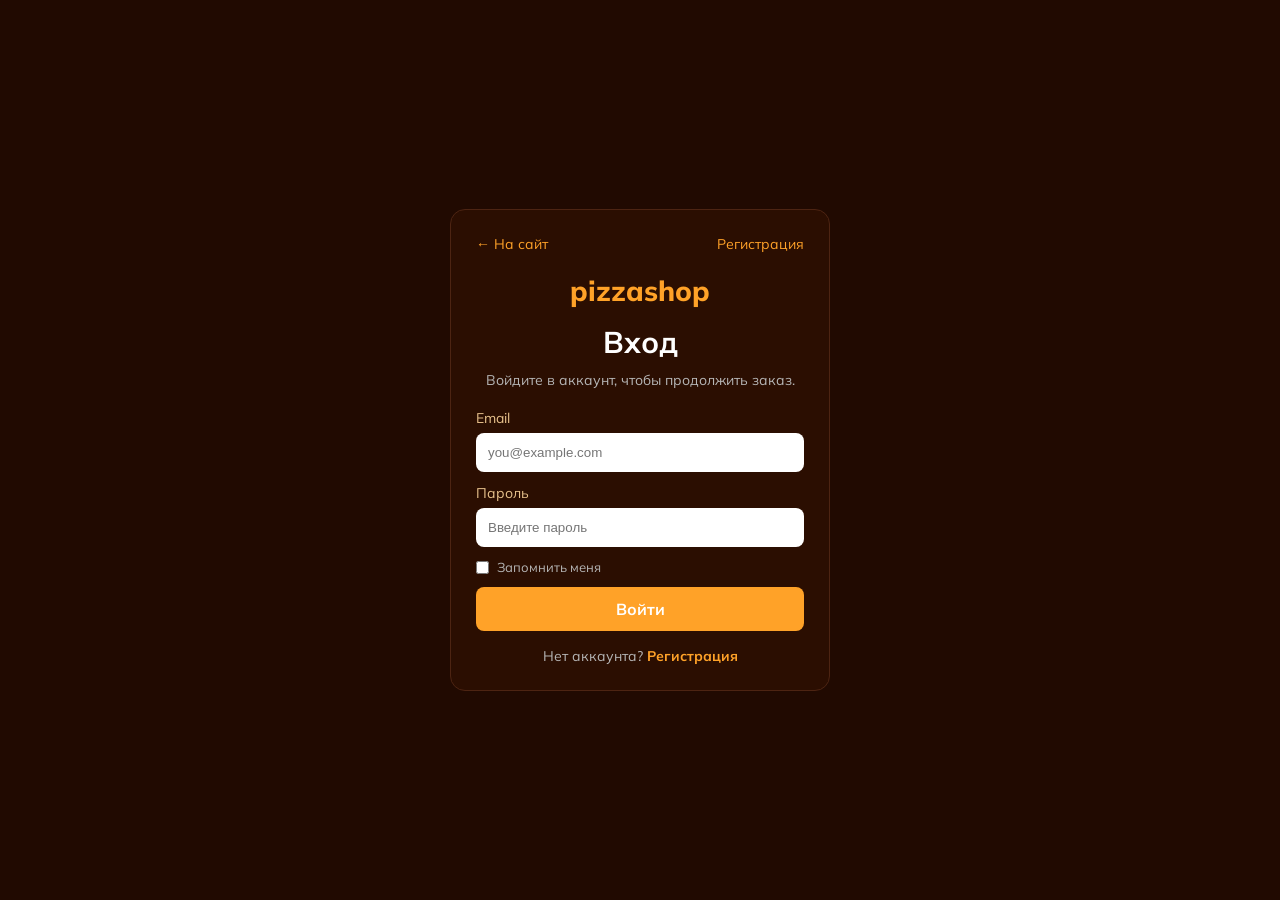
<file: html/login.html>
<!DOCTYPE html>
<html lang="ru">
<head>
	<meta charset="UTF-8">
	<meta name="viewport" content="width=device-width, initial-scale=1.0">
	<title>Pizzashop | Вход</title>
	<link rel="stylesheet" href="/css/auth.css">
</head>
<body>



	<main class="auth__page">

		<div class="auth__card">

			<div class="auth__top">
				<a class="auth__back" href="/html/index.html">← На сайт</a>
				<a class="auth__link__btn" href="/html/register.html">Регистрация</a>
			</div>

			<a class="auth__brand" href="/html/index.html">pizzashop</a>
			<h1 class="auth__title">Вход</h1>
			<p class="auth__text">Войдите в аккаунт, чтобы продолжить заказ.</p>

			<form class="auth__form" action="#" method="post">

				<label class="field">
					<span>Email</span>
					<input type="email" name="email" placeholder="you@example.com" required>
				</label>

				<label class="field">
					<span>Пароль</span>
					<input type="password" name="password" placeholder="Введите пароль" required>
				</label>

				<label class="auth__remember">
					<input type="checkbox" name="remember">
					<span>Запомнить меня</span>
				</label>

				<a class="auth__submit" href="/html/index.html">Войти</a>

			</form>

			<p class="auth__footer">
				Нет аккаунта? <a href="register.html">Регистрация</a>
			</p>

		</div>

	</main>



</body>
</html>
</file>
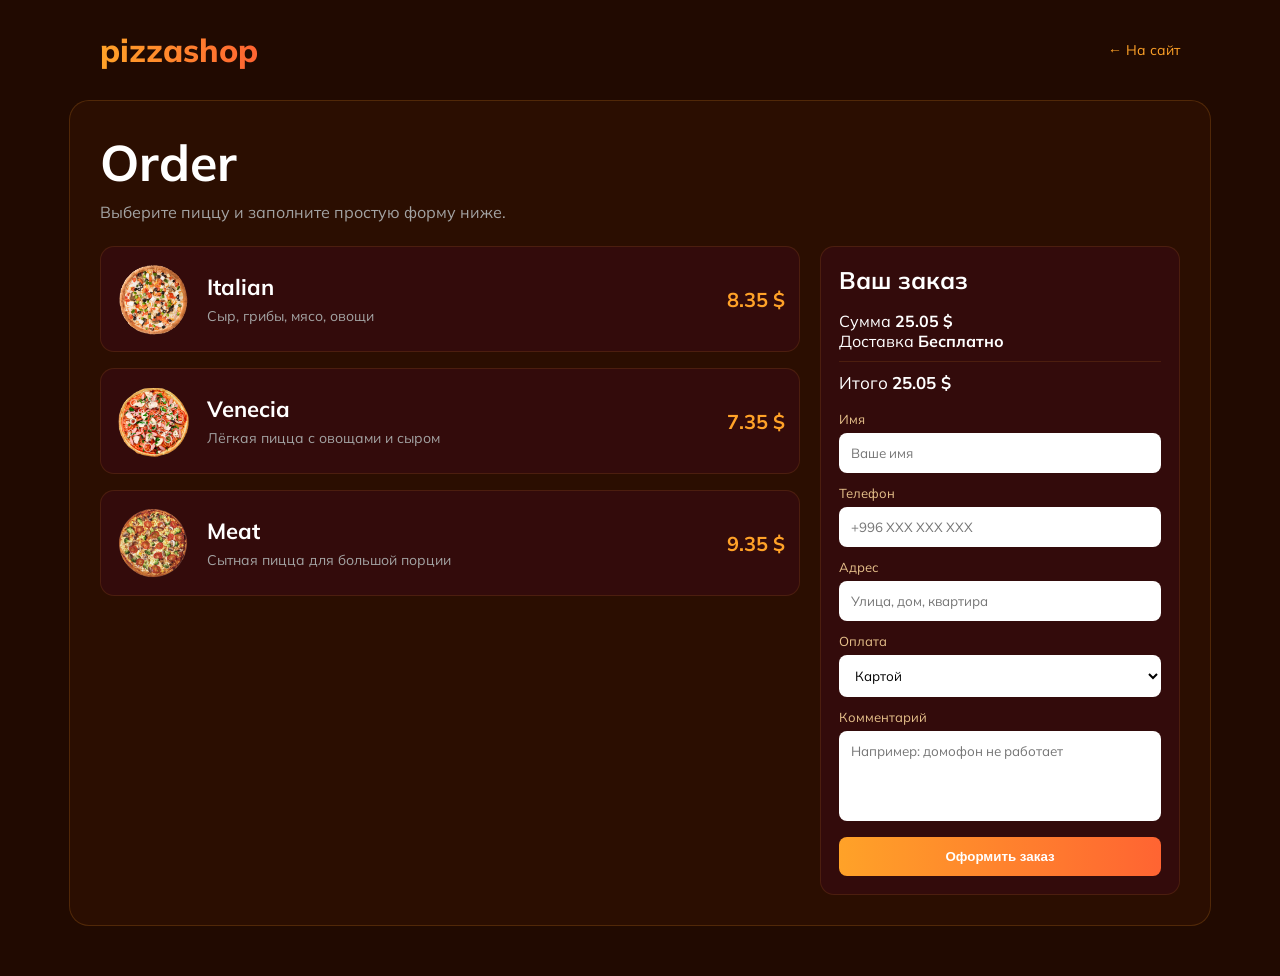
<file: html/order.html>
<!DOCTYPE html>
<html lang="ru">
<head>
	<meta charset="UTF-8">
	<meta name="viewport" content="width=device-width, initial-scale=1.0">
	<title>Pizzashop | Заказ</title>
	<link rel="stylesheet" href="/css/order.css">
</head>
<body>



	<header class="site__header">
		<a class="site__logo" href="index.html">pizzashop</a>
		<a class="site__back" href="index.html">← На сайт</a>
	</header>



	<main class="order__page">



		<section class="order__wrap">
			<h1 class="order__title">Order</h1>
			<p class="order__text">Выберите пиццу и заполните простую форму ниже.</p>

			<div class="order__grid">
				<div class="order__list">
					<div class="order__item">
						<img src="/image/menu-icon/pizza-italian.png" alt="Italian pizza">
						<div class="order__info">
							<h2>Italian</h2>
							<p>Сыр, грибы, мясо, овощи</p>
						</div>
						<div class="order__price">8.35 $</div>
					</div>

					<div class="order__item">
						<img src="/image/menu-icon/pizza-venecia.png" alt="Venecia pizza">
						<div class="order__info">
							<h2>Venecia</h2>
							<p>Лёгкая пицца с овощами и сыром</p>
						</div>
						<div class="order__price">7.35 $</div>
					</div>

					<div class="order__item">
						<img src="/image/menu-icon/pizza-meat.png" alt="Meat pizza">
						<div class="order__info">
							<h2>Meat</h2>
							<p>Сытная пицца для большой порции</p>
						</div>
						<div class="order__price">9.35 $</div>
					</div>
				</div>

				<div class="order__summary">
					<h2>Ваш заказ</h2>

					<div class="summary__row">
						<span>Сумма</span>
						<strong>25.05 $</strong>
					</div>
					<div class="summary__row">
						<span>Доставка</span>
						<strong>Бесплатно</strong>
					</div>
					<div class="summary__row total">
						<span>Итого</span>
						<strong>25.05 $</strong>
					</div>

					<form class="order__form" action="/html/login.html" method="post">
						<label>
							<span>Имя</span>
							<input type="text" name="name" placeholder="Ваше имя" required>
						</label>

						<label>
							<span>Телефон</span>
							<input type="tel" name="phone" placeholder="+996 XXX XXX XXX" required>
						</label>

						<label>
							<span>Адрес</span>
							<input type="text" name="address" placeholder="Улица, дом, квартира" required>
						</label>

						<label>
							<span>Оплата</span>
							<select name="payment">
								<option>Картой</option>
								<option>Наличными</option>
							</select>
						</label>

						<label>
							<span>Комментарий</span>
							<textarea name="comment" placeholder="Например: домофон не работает"></textarea>
						</label>
						<button type="submit" class="order__submit">Оформить заказ</button>
					</form>
				</div>
			</div>
		</section>



	</main>



</body>
</html>
</file>
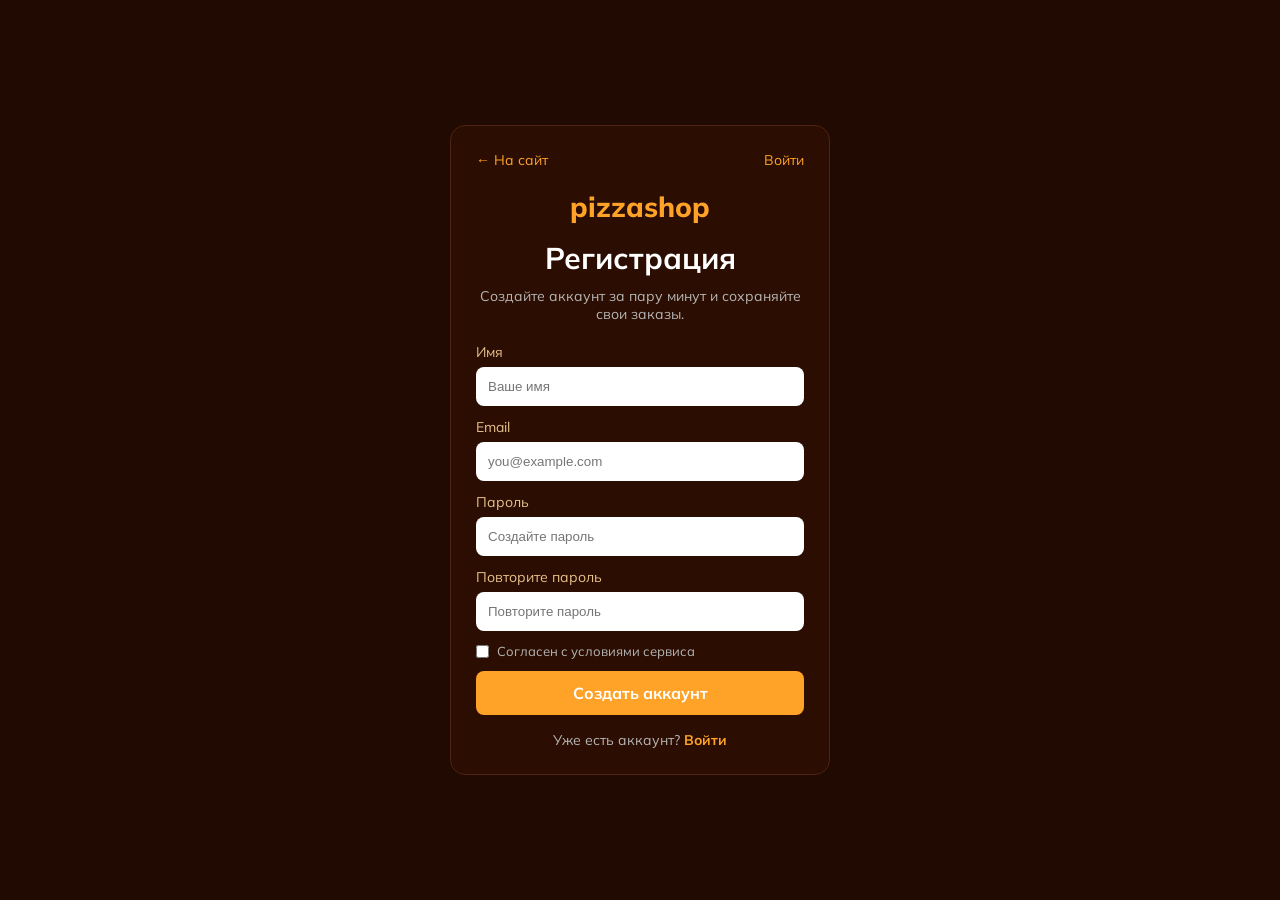
<file: html/register.html>
<!DOCTYPE html>
<html lang="ru">
<head>
	<meta charset="UTF-8">
	<meta name="viewport" content="width=device-width, initial-scale=1.0">
	<title>Регистрация</title>
	<link rel="stylesheet" href="/css/auth.css">
</head>
<body>



	<main class="auth__page">



		<div class="auth__card">

			<div class="auth__top">
				<a class="auth__back" href="/html/index.html">← На сайт</a>
				<a class="auth__link__btn" href="/html/login.html">Войти</a>
			</div>

			<a class="auth__brand" href="/html/index.html">pizzashop</a>
			<h1 class="auth__title">Регистрация</h1>
			<p class="auth__text">Создайте аккаунт за пару минут и сохраняйте свои заказы.</p>

			<form class="auth__form" action="/html/login.html" method="post">
				<label class="field">
					<span>Имя</span>
					<input type="text" name="username" placeholder="Ваше имя" required>
				</label>

				<label class="field">
					<span>Email</span>
					<input type="email" name="email" placeholder="you@example.com" required>
				</label>

				<label class="field">
					<span>Пароль</span>
					<input type="password" name="password" placeholder="Создайте пароль" required>
				</label>

				<label class="field">
					<span>Повторите пароль</span>
					<input type="password" name="confirm" placeholder="Повторите пароль" required>
				</label>

				<label class="auth__remember">
					<input type="checkbox" name="agree" required>
					<span>Согласен с условиями сервиса</span>
				</label>

				<a class="auth__submit" href="./login.html">Создать аккаунт</a>
			</form>

			<p class="auth__footer">
				Уже есть аккаунт? <a href="/html/login.html">Войти</a>
			</p>
	
		</div>



	</main>



</body>
</html>
</file>
<file: css/auth.css>
@import url("https://fonts.googleapis.com/css2?family=Mulish:wght@400;700;800&display=swap");

* {
	margin: 0;
	padding: 0;
	box-sizing: border-box;
}

body {
	font-family: "Mulish", sans-serif;
	background-color: #210a01;
	color: white;
}

a {
	text-decoration: none;
	color: #FFA228;
}

.auth__page {
	min-height: 100vh;
	display: flex;
	justify-content: center;
	align-items: center;
	padding: 20px;
}

.auth__card {
	width: 380px;
	background-color: #2b0e01;
	padding: 25px;
	border-radius: 15px;
	border: 1px solid #4d2412;
}

.auth__top {
	display: flex;
	justify-content: space-between;
	margin-bottom: 20px;
}

.auth__back, .auth__link__btn {
	font-size: 14px;
	color: #FFA228;
}

.auth__brand {
	display: block;
	margin-bottom: 15px;
	font-size: 28px;
	font-weight: 800;
	color: #FFA228;
	text-align: center;
}

.auth__title {
	font-size: 30px;
	text-align: center;
	margin-bottom: 10px;
}

.auth__text {
	font-size: 14px;
	text-align: center;
	color: #b6b6b6;
	margin-bottom: 20px;
}

.auth__form {
	display: flex;
	flex-direction: column;
	gap: 12px;
}

.field {
	display: block;
	font-size: 14px;
}

.field span {
	display: block;
	margin-bottom: 6px;
	color: #e8c28c;
}

.field input {
	width: 100%;
	padding: 12px;
	border: none;
	border-radius: 8px;
	outline: none;
	background-color: white;
	color: black;
}

.auth__remember {
	display: flex;
	align-items: center;
	gap: 8px;
	font-size: 13px;
	color: #b6b6b6;
}

.auth__remember input {
	accent-color: #FFA228;
}

.auth__link {
	color: #FFA228;
}

.auth__submit {
	padding: 12px;
	border: none;
	border-radius: 8px;
	background-color: #FFA228;
	color: white;
	font-weight: 700;
	cursor: pointer;
	display: flex;
	justify-content: center;
	align-items: center;
}

.auth__footer {
	margin-top: 16px;
	text-align: center;
	font-size: 14px;
	color: #b6b6b6;
}

.auth__footer a {
	font-weight: 700;
}
</file>
<file: css/order.css>
@import url("https://fonts.googleapis.com/css2?family=Mulish:wght@400;700;800&display=swap");

* {
	margin: 0;
	padding: 0;
	box-sizing: border-box;
}

body {
	font-family: "Mulish", sans-serif;
	background-color: #210a01;
	color: #fff;
}

a {
	text-decoration: none;
	color: inherit;
}

.site__header {
	display: flex;
	justify-content: space-between;
	align-items: center;
	padding: 30px 100px 10px;
}

.site__logo {
	font-size: 32px;
	font-weight: 800;
	background: linear-gradient(90deg, #ffa228, #ff6432);
	-webkit-background-clip: text;
	-webkit-text-fill-color: transparent;
}

.site__back {
	color: #ffa228;
	font-size: 14px;
}

.order__page {
	display: flex;
	justify-content: center;
	padding: 20px 100px 50px;
}

.order__wrap {
	width: 1180px;
	background-color: #2b0e01;
	border: 1px solid rgba(255, 162, 40, 0.18);
	border-radius: 20px;
	padding: 30px;
}

.order__title {
	font-size: 50px;
	margin-bottom: 8px;
}

.order__text {
	color: #a3a3a3;
	font-size: 16px;
	margin-bottom: 24px;
}

.order__grid {
	display: flex;
	gap: 20px;
}

.order__list {
	width: 700px;
	display: flex;
	flex-direction: column;
	gap: 16px;
}

.order__item {
	display: flex;
	align-items: center;
	gap: 16px;
	background-color: #330b0b;
	border: 1px solid rgba(255, 162, 40, 0.12);
	border-radius: 14px;
	padding: 14px;
}

.order__item img {
	width: 76px;
	height: 76px;
	object-fit: cover;
	border-radius: 12px;
}

.order__info h2 {
	font-size: 22px;
	margin-bottom: 6px;
}

.order__info p {
	color: #a3a3a3;
	font-size: 14px;
}

.order__price {
	margin-left: auto;
	font-size: 20px;
	font-weight: 700;
	color: #ffa228;
}

.order__summary {
	width: 360px;
	background-color: #330b0b;
	border: 1px solid rgba(255, 162, 40, 0.12);
	border-radius: 14px;
	padding: 18px;
}

.order__summary h2 {
	font-size: 24px;
	margin-bottom: 16px;
}

.summary_row {
	display: flex;
	justify-content: space-between;
	margin-bottom: 10px;
	font-size: 15px;
	color: #d6d6d6;
}

.summary__row.total {
	padding-top: 10px;
	margin-top: 10px;
	border-top: 1px solid rgba(255, 162, 40, 0.12);
	font-size: 17px;
	color: #fff;
}

.order__form {
	display: flex;
	flex-direction: column;
	gap: 12px;
	margin-top: 18px;
}

.order__form label {
	display: block;
}

.order__form span {
	display: block;
	margin-bottom: 6px;
	font-size: 13px;
	color: #e8c28c;
}

.order__form input, .order__form select, .order__form textarea {
	width: 100%;
	padding: 12px;
	border: none;
	border-radius: 8px;
	outline: none;
	background-color: #fff;
	color: #000;
	font-family: inherit;
}

.order__form textarea {
	min-height: 90px;
	resize: none;
}

.order__submit {
	padding: 12px;
	border: none;
	border-radius: 8px;
	background: linear-gradient(90deg, #ffa228, #ff6432);
	color: #fff;
	font-weight: 700;
	cursor: pointer;
}
</file>
